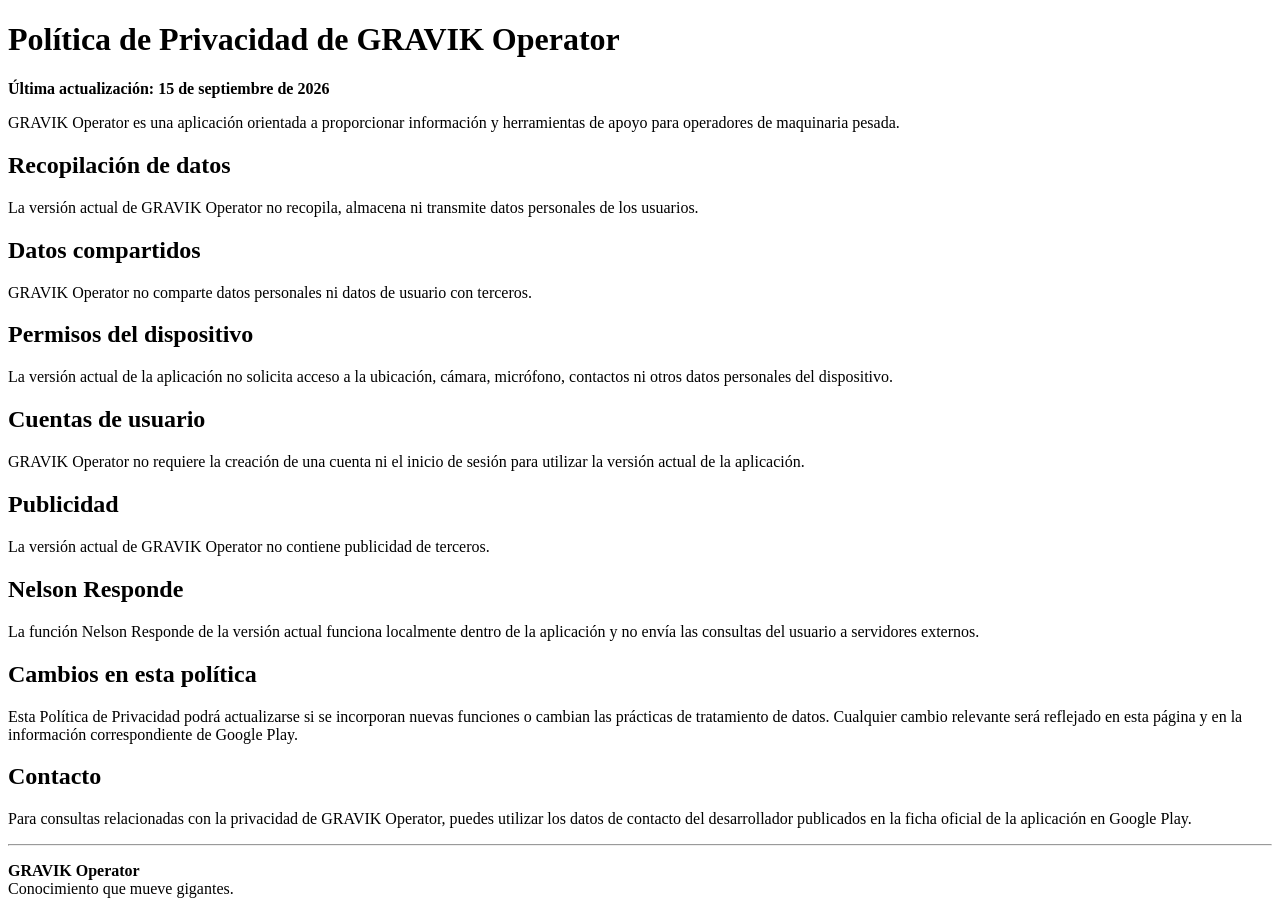
<file: index.html>
<!DOCTYPE html>
<html lang="es">
<head>
  <meta charset="UTF-8">
  <meta name="viewport" content="width=device-width, initial-scale=1.0">
  <title>Política de Privacidad - GRAVIK Operator</title>
</head>
<body>
  <h1>Política de Privacidad de GRAVIK Operator</h1>

  <p><strong>Última actualización: 15 de septiembre de 2026</strong></p>

  <p>GRAVIK Operator es una aplicación orientada a proporcionar información y herramientas de apoyo para operadores de maquinaria pesada.</p>

  <h2>Recopilación de datos</h2>
  <p>La versión actual de GRAVIK Operator no recopila, almacena ni transmite datos personales de los usuarios.</p>

  <h2>Datos compartidos</h2>
  <p>GRAVIK Operator no comparte datos personales ni datos de usuario con terceros.</p>

  <h2>Permisos del dispositivo</h2>
  <p>La versión actual de la aplicación no solicita acceso a la ubicación, cámara, micrófono, contactos ni otros datos personales del dispositivo.</p>

  <h2>Cuentas de usuario</h2>
  <p>GRAVIK Operator no requiere la creación de una cuenta ni el inicio de sesión para utilizar la versión actual de la aplicación.</p>

  <h2>Publicidad</h2>
  <p>La versión actual de GRAVIK Operator no contiene publicidad de terceros.</p>

  <h2>Nelson Responde</h2>
  <p>La función Nelson Responde de la versión actual funciona localmente dentro de la aplicación y no envía las consultas del usuario a servidores externos.</p>

  <h2>Cambios en esta política</h2>
  <p>Esta Política de Privacidad podrá actualizarse si se incorporan nuevas funciones o cambian las prácticas de tratamiento de datos. Cualquier cambio relevante será reflejado en esta página y en la información correspondiente de Google Play.</p>

  <h2>Contacto</h2>
  <p>Para consultas relacionadas con la privacidad de GRAVIK Operator, puedes utilizar los datos de contacto del desarrollador publicados en la ficha oficial de la aplicación en Google Play.</p>

  <hr>
  <p><strong>GRAVIK Operator</strong><br>
  Conocimiento que mueve gigantes.</p>
</body>
</html>
</file>
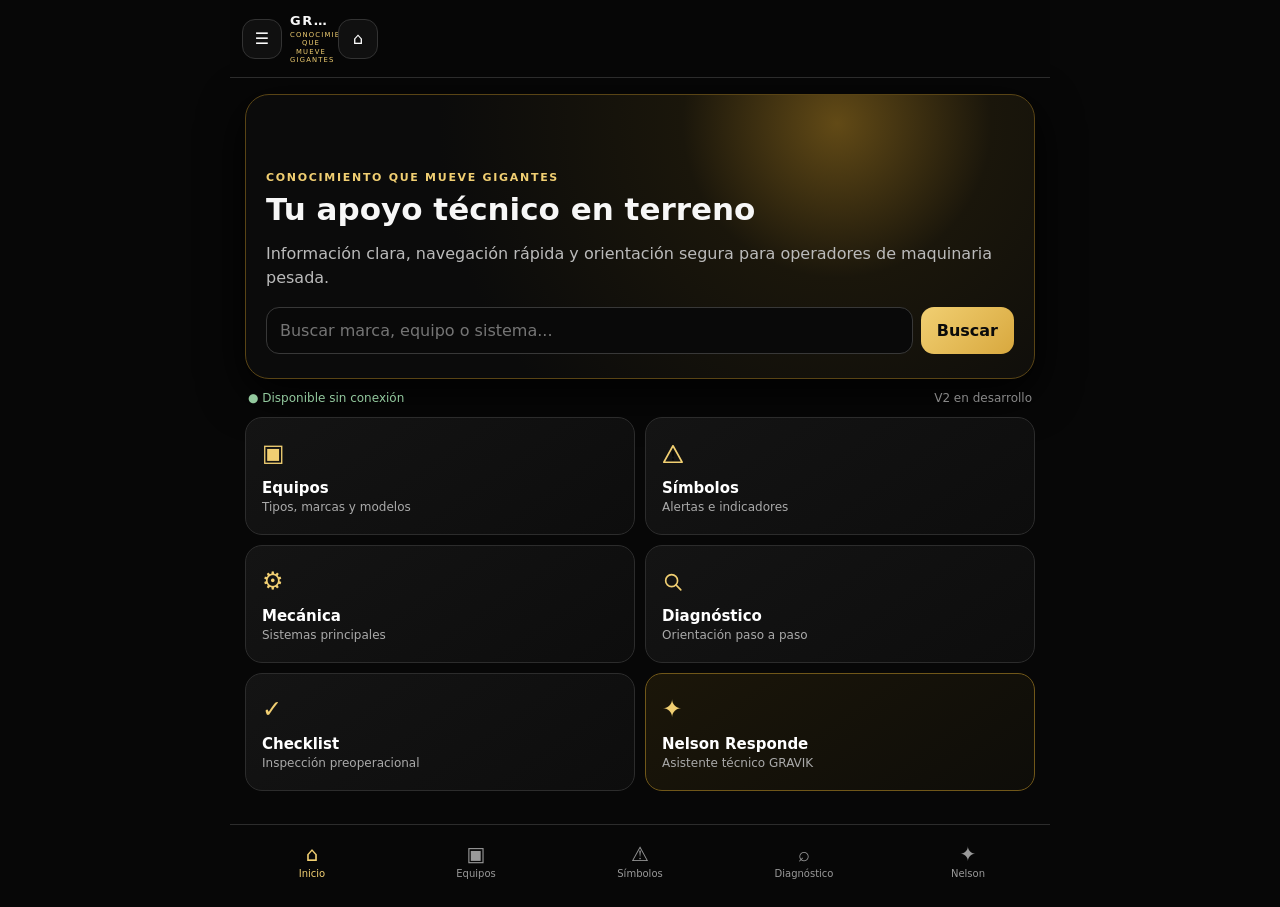
<file: app/src/main/assets/index.html>
<!doctype html>
<html lang="es"><head><meta charset="utf-8"><meta name="viewport" content="width=device-width,initial-scale=1,viewport-fit=cover"><meta name="theme-color" content="#070707"><link rel="stylesheet" href="styles.css"><title>GRAVIK OPERADOR</title></head>
<body>
<div class="app-shell">
<header class="topbar">
 <button id="backBtn" class="icon-btn hidden" aria-label="Volver">‹</button>
 <button id="menuBtn" class="icon-btn" aria-label="Menú">☰</button>
 <div class="brand"><strong>GRAVIK OPERADOR <span class="gear">⚙</span></strong><small>CONOCIMIENTO QUE MUEVE GIGANTES</small></div>
 <button id="homeBtn" class="icon-btn" aria-label="Inicio">⌂</button>
</header>
<main id="screen" tabindex="-1"></main>
<nav class="bottom-nav" aria-label="Navegación principal">
 <button data-route="inicio"><span>⌂</span><small>Inicio</small></button>
 <button data-route="equipos"><span>▣</span><small>Equipos</small></button>
 <button data-route="simbolos"><span>⚠</span><small>Símbolos</small></button>
 <button data-route="diagnostico"><span>⌕</span><small>Diagnóstico</small></button>
 <button data-route="nelson"><span>✦</span><small>Nelson</small></button>
</nav>
</div>
<dialog id="drawer">
 <div class="drawer-head"><div><b>GRAVIK OPERADOR ⚙</b><small>Menú principal</small></div><button id="closeDrawer" class="icon-btn">✕</button></div>
 <button data-route="inicio">Inicio</button><button data-route="equipos">Equipos</button><button data-route="simbolos">Símbolos</button><button data-route="mecanica">Mecánica</button><button data-route="diagnostico">Diagnóstico</button><button data-route="checklist">Checklist</button><button data-route="nelson">Nelson Responde</button><button data-route="acerca">Acerca de GRAVIK</button>
</dialog>
<script src="technical-data.js"></script>
<script src="app.js"></script></body></html>
</file>
<file: app/src/main/assets/styles.css>
:root{--gold:#d8a83e;--gold2:#f1cf72;--bg:#070707;--panel:#111;--panel2:#171717;--line:#2c2c2c;--muted:#aaa;--ok:#93c99e;--danger:#d46b6b}*{box-sizing:border-box}html{background:var(--bg)}body{margin:0;background:var(--bg);color:#f7f7f7;font-family:system-ui,-apple-system,Segoe UI,sans-serif}.app-shell{max-width:820px;margin:auto;min-height:100vh;padding-bottom:82px}.topbar{height:70px;position:sticky;top:0;z-index:10;background:#070707f2;backdrop-filter:blur(14px);border-bottom:1px solid var(--line);display:grid;grid-template-columns:46px 46px 1fr 46px;gap:7px;align-items:center;padding:9px 12px}.brand{text-align:center;min-width:0}.brand strong{display:block;font-size:14px;letter-spacing:1.4px;white-space:nowrap}.brand small{display:block;color:var(--gold2);font-size:7px;letter-spacing:1.2px;margin-top:3px}.gear{color:var(--gold2)}button,input,textarea,select{font:inherit}.icon-btn{width:42px;height:42px;border:1px solid #333;border-radius:13px;background:#101010;color:#fff}.hidden{display:none!important}main{padding:15px}.hero{border:1px solid #594415;border-radius:24px;padding:25px 20px;min-height:300px;display:flex;align-items:flex-end;background:radial-gradient(circle at 75% 10%,#624a16 0,#1a160b 24%,#0b0b0b 62%);box-shadow:0 14px 45px #000}.eyebrow{color:var(--gold2);font-size:11px;font-weight:800;letter-spacing:1.7px}.hero h1{font-size:34px;line-height:1.03;margin:9px 0}.hero p,.sub{color:#bbb;line-height:1.5}.search{display:flex;gap:8px;margin-top:17px}.search input,.field,textarea,select{min-width:0;width:100%;background:#090909;border:1px solid #383838;border-radius:13px;padding:13px;color:#fff}.primary{border:0;border-radius:13px;padding:12px 16px;background:linear-gradient(135deg,var(--gold2),var(--gold));color:#0b0b0b;font-weight:850}.status{display:flex;justify-content:space-between;padding:12px 3px;color:var(--ok);font-size:12px}.status span{color:#888}.section-title{margin:8px 0 14px}.section-title h1{font-size:27px;margin:4px 0}.section-title p{margin:0;color:var(--muted)}.grid{display:grid;grid-template-columns:1fr 1fr;gap:10px}.card,.list-card,.notice,.check{border:1px solid var(--line);background:linear-gradient(145deg,#141414,#0d0d0d);border-radius:17px;color:#fff}.card{min-height:118px;padding:16px;text-align:left}.card .ico{font-size:24px;color:var(--gold2)}.card b,.card small{display:block}.card b{font-size:15px;margin-top:12px}.card small{font-size:12px;color:#aaa;margin-top:3px}.card.feature{border-color:#705719;background:linear-gradient(145deg,#1b1609,#0e0d09)}.list-card{display:flex;align-items:center;gap:13px;padding:15px;margin:9px 0;text-align:left;width:100%}.list-card .badge{display:grid;place-items:center;min-width:46px;height:46px;border-radius:13px;background:#1c180e;border:1px solid #584618;color:var(--gold2);font-weight:900}.list-card .grow{flex:1}.list-card b,.list-card small{display:block}.list-card small{color:#aaa;margin-top:3px}.chev{color:var(--gold2);font-size:22px}.notice{padding:14px;margin:12px 0;border-left:3px solid var(--gold);line-height:1.45}.danger{border-left-color:var(--danger)}.verified{border-left-color:var(--ok)}.crumbs{font-size:11px;color:#888;margin-bottom:9px;white-space:nowrap;overflow:hidden;text-overflow:ellipsis}.crumbs span{color:var(--gold2)}.check{display:flex;gap:10px;align-items:flex-start;padding:14px;margin:8px 0}.check input{width:20px;height:20px;accent-color:var(--gold)}.progress{height:8px;border-radius:99px;background:#222;overflow:hidden;margin:12px 0}.progress i{display:block;height:100%;background:var(--gold);width:0}.answer{margin-top:12px}.chips{display:flex;gap:7px;overflow:auto;padding-bottom:5px}.chip{white-space:nowrap;border:1px solid #393939;border-radius:999px;background:#101010;color:#ddd;padding:8px 11px}.chip.active{border-color:#7b611e;color:var(--gold2)}.bottom-nav{position:fixed;bottom:0;left:50%;transform:translateX(-50%);width:min(820px,100%);height:72px;padding-bottom:env(safe-area-inset-bottom);background:#080808f7;border-top:1px solid var(--line);display:grid;grid-template-columns:repeat(5,1fr);z-index:9}.bottom-nav button{border:0;background:transparent;color:#999;font-size:20px}.bottom-nav button.active{color:var(--gold2)}.bottom-nav small{display:block;font-size:10px;margin-top:2px}dialog{margin:0 0 0 auto;height:100vh;width:min(360px,92vw);background:#090909;color:#fff;border:0;border-left:1px solid #333;padding:14px}dialog::backdrop{background:#000b}.drawer-head{display:flex;align-items:center;justify-content:space-between;margin-bottom:15px}.drawer-head small{display:block;color:var(--gold2);margin-top:3px}dialog>button:not(.icon-btn){width:100%;padding:14px;margin:4px 0;text-align:left;background:#111;color:#fff;border:1px solid #292929;border-radius:12px}@media(max-width:390px){.brand strong{font-size:12px}.hero h1{font-size:29px}.grid{gap:8px}.card{padding:13px}}
/* V2.1 pulido de campo */
body{padding-top:env(safe-area-inset-top);overscroll-behavior-y:none}
.app-shell{padding-bottom:calc(88px + env(safe-area-inset-bottom))}
.topbar{height:78px;grid-template-columns:42px 42px minmax(0,1fr) 42px;gap:6px;padding:10px 12px}
.brand strong{font-size:13px;letter-spacing:1.5px;overflow:hidden;text-overflow:ellipsis}
.brand small{font-size:6.8px;line-height:1.25;letter-spacing:1.2px;white-space:normal}
.icon-btn{width:40px;height:40px}
main{padding:16px 15px 28px}
.hero{min-height:285px;padding:24px 20px}
.hero h1{font-size:31px;line-height:1.08}
.search{display:grid;grid-template-columns:minmax(0,1fr) auto}
.search input{width:100%}
.field,textarea,select{margin-top:8px}
textarea{min-height:110px;resize:vertical}
.bottom-nav{height:76px;padding-bottom:max(env(safe-area-inset-bottom),4px)}
.nelson-hero{display:flex;align-items:center;gap:14px;border:1px solid #705719;background:radial-gradient(circle at 10% 10%,#3d2f0d,#111 55%);border-radius:18px;padding:15px;margin:10px 0 14px}
.nelson-mark{width:54px;height:54px;display:grid;place-items:center;border-radius:50%;border:1px solid #8a6a1e;color:var(--gold2);font-weight:900;font-size:19px}
.nelson-hero b,.nelson-hero small{display:block}.nelson-hero small{color:#bbb;margin-top:3px}
@media(max-width:390px){.topbar{padding-left:8px;padding-right:8px;grid-template-columns:40px 40px minmax(0,1fr) 40px}.brand strong{font-size:11.5px}.brand small{font-size:6px}.hero h1{font-size:28px}}

/* GRAVIK V2.1 professional local SVG icon system */
.ui-icon{display:inline-flex;width:22px;height:22px;align-items:center;justify-content:center;vertical-align:middle}
.ui-icon svg{width:100%;height:100%;fill:none;stroke:currentColor;stroke-width:1.8;stroke-linecap:round;stroke-linejoin:round}
.ui-icon svg .cut{fill:var(--bg,#050505);stroke:none}
button .ui-icon,.nav-item .ui-icon{margin-right:6px}
</file>
